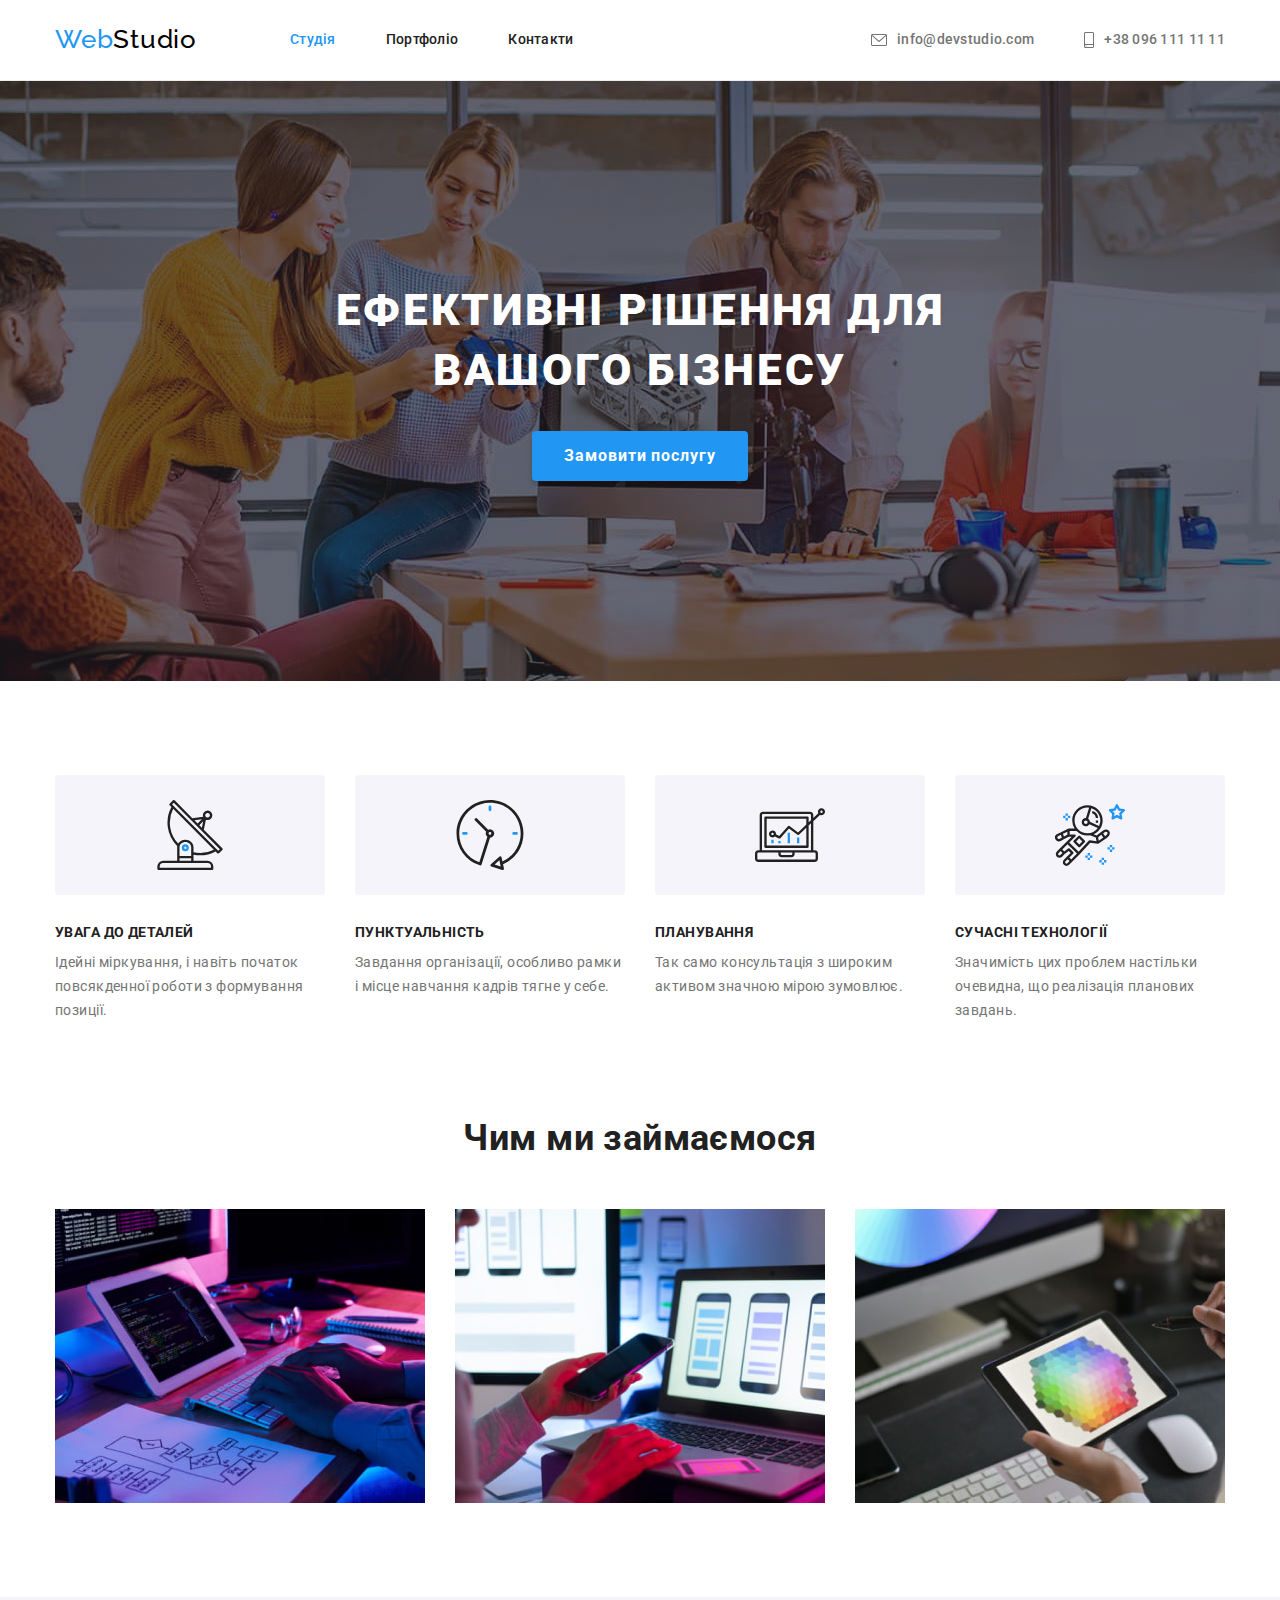
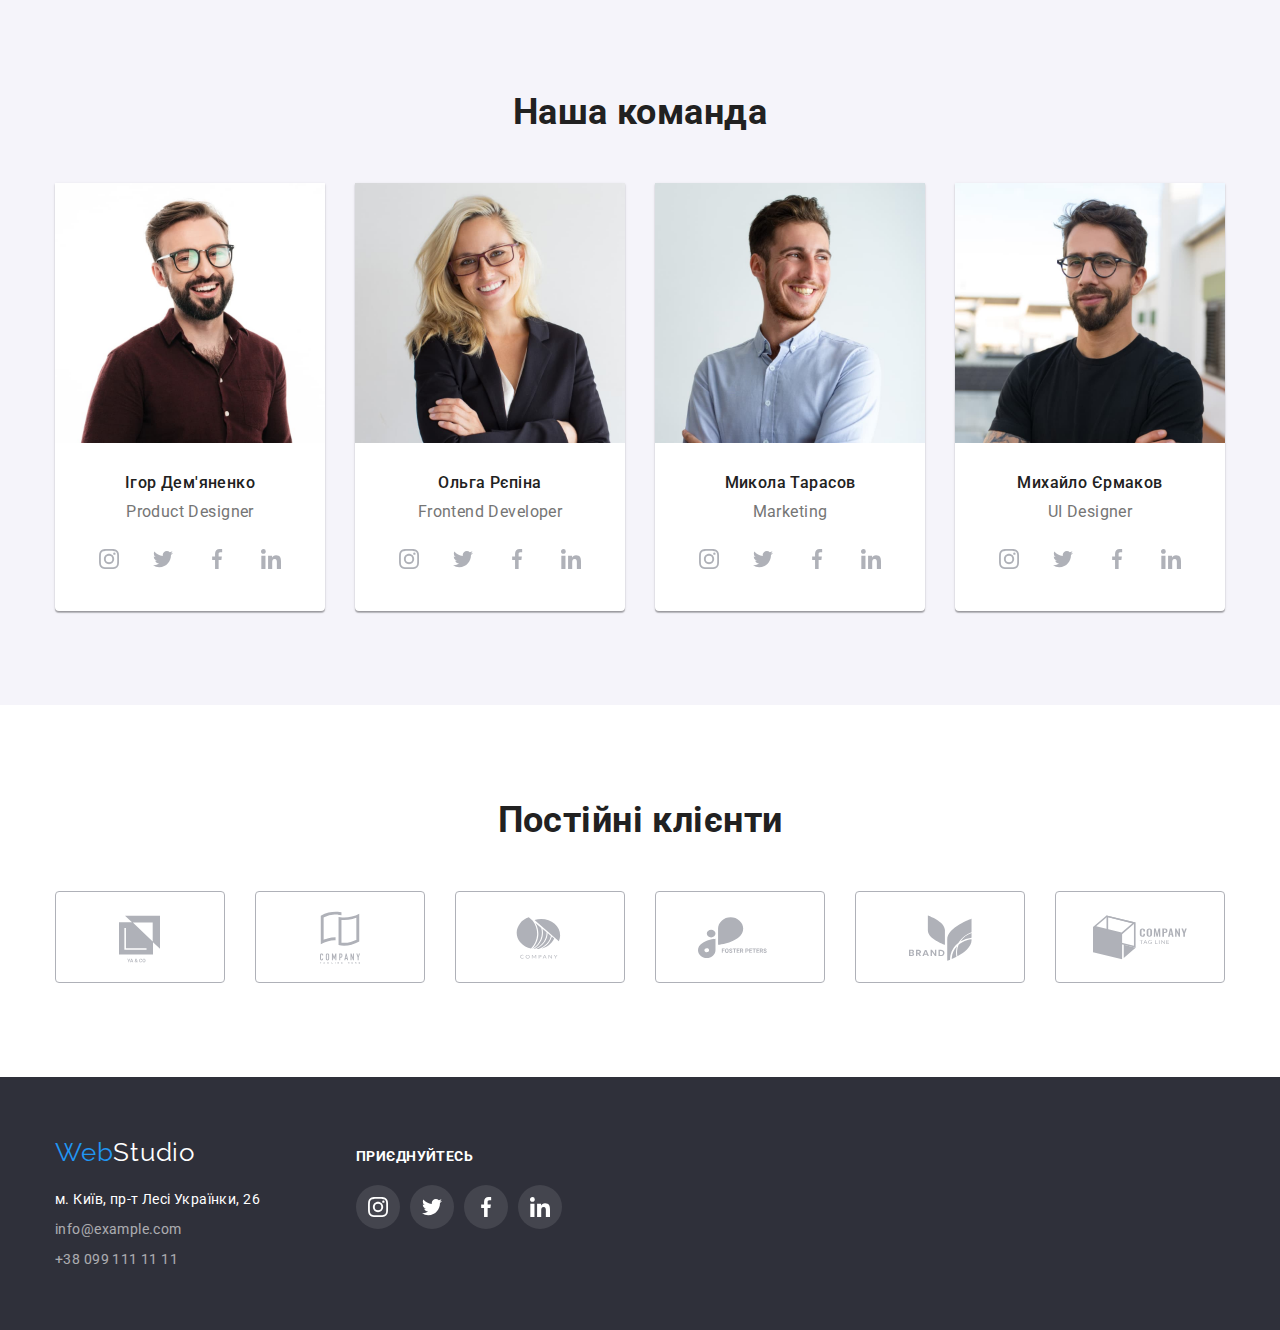
<file: index.html>
<!DOCTYPE html>
<html lang="uk">
  <head>
    <meta charset="UTF-8" />
    <meta http-equiv="X-UA-Compatible" content="IE=edge" />
    <meta name="viewport" content="width=device-width, initial-scale=1.0" />
    <title>WebStudio</title>
    <link rel="preconnect" href="https://fonts.googleapis.com" />
    <link rel="preconnect" href="https://fonts.gstatic.com" crossorigin />
    <link
      href="https://fonts.googleapis.com/css2?family=Raleway:wght@700&family=Roboto:wght@400;500;700;900&display=swap"
      rel="stylesheet"
    />
    <link
      rel="stylesheet"
      href="https://cdnjs.cloudflare.com/ajax/libs/modern-normalize/1.1.0/modern-normalize.min.css"
    />
    <link rel="stylesheet" href="./css/styles.css" />
  </head>

  <body>
    <header>
      <div class="container">
        <!-- Navigation -->
        <nav class="main-nav">
          <a href="./index.html" lang="en" class="logo"><span>Web</span>Studio</a>
          <ul class="list site-nav">
            <li><a href="./index.html" class="link current">Студія</a></li>
            <li><a href="./portfolio.html" class="link">Портфоліо</a></li>
            <li><a href="" class="link">Контакти</a></li>
          </ul>
        </nav>

        <!-- Contacts -->
        <ul class="list contact-list">
          <li>
            <a href="mailto:info@devstudio.com" lang="en" class="link contact">
              <svg width="16px" height="12px" class="contact-icon">
                <use href="./images/icons/icons.svg#icon-envelope"></use>
              </svg>
              info@devstudio.com
            </a>
          </li>
          <li>
            <a href="tel:+380961111111" class="link contact">
              <svg width="10px" height="16px" class="contact-icon">
                <use href="./images/icons/icons.svg#icon-smartphone"></use>
              </svg>
              +38 096 111 11 11
            </a>
          </li>
        </ul>
      </div>
    </header>

    <main>
      <!-- Order a service -->
      <section class="order section">
        <div class="container">
          <h1 class="order-title">Ефективні рішення для вашого бізнесу</h1>
          <button type="button" class="primary-button">Замовити послугу</button>
        </div>
      </section>

      <!-- Our adventages -->
      <section class="adventage section">
        <div class="container">
          <h2 class="visually-hidden">Наші переваги</h2>
          <ul class="list adventage-list">
            <li>
              <div class="adventage-icon">
                <svg width="70px" height="70px">
                  <use href="./images/icons/icons.svg#icon-antenna"></use>
                </svg>
              </div>
              <h3 class="adventage-title">УВАГА ДО ДЕТАЛЕЙ</h3>
              <p class="adventage-desc">
                Ідейні міркування, і навіть початок повсякденної роботи з формування позиції.
              </p>
            </li>
            <li>
              <div class="adventage-icon">
                <svg width="70px" height="70px">
                  <use href="./images/icons/icons.svg#icon-clock"></use>
                </svg>
              </div>
              <h3 class="adventage-title">ПУНКТУАЛЬНІСТЬ</h3>
              <p class="adventage-desc">
                Завдання організації, особливо рамки і місце навчання кадрів тягне у себе.
              </p>
            </li>
            <li>
              <div class="adventage-icon">
                <svg width="70px" height="70px">
                  <use href="./images/icons/icons.svg#icon-diagram"></use>
                </svg>
              </div>
              <h3 class="adventage-title">ПЛАНУВАННЯ</h3>
              <p class="adventage-desc">
                Так само консультація з широким активом значною мірою зумовлює.
              </p>
            </li>
            <li>
              <div class="adventage-icon">
                <svg width="70px" height="70px">
                  <use href="./images/icons/icons.svg#icon-astronaut"></use>
                </svg>
              </div>
              <h3 class="adventage-title">СУЧАСНІ ТЕХНОЛОГІЇ</h3>
              <p class="adventage-desc">
                Значимість цих проблем настільки очевидна, що реалізація планових завдань.
              </p>
            </li>
          </ul>
        </div>
      </section>

      <!-- What we are doing -->
      <section class="work section">
        <div class="container">
          <h2 class="section-title">Чим ми займаємося</h2>
          <ul class="list work-list">
            <li>
              <img src="./images/work/program-structure.jpg" alt="program-structure" width="370" />
            </li>
            <li>
              <img
                src="./images/work/flexibale-for-phone.jpg"
                alt="flexibale-for-phone"
                width="370"
              />
            </li>
            <li>
              <img src="./images/work/planshet-color.jpg" alt="planshet-color" width="370" />
            </li>
          </ul>
        </div>
      </section>

      <!-- Our team -->
      <section class="team section">
        <div class="container">
          <h2 class="section-title">Наша команда</h2>
          <ul class="list team-list">
            <li class="list-item">
              <img
                src="./images/team/igor-demyanenko.jpg"
                alt="igor-demyanenko"
                width="270"
                class="hero-img"
              />
              <div class="team-info">
                <h3 class="hero-title">Ігор Дем'яненко</h3>
                <p class="hero-desc" lang="en">Product Designer</p>
                <ul class="list social-list">
                  <li class="social-item">
                    <a
                      href=""
                      class="social-link"
                      aria-label="instagram"
                      target="_blank"
                      rel="noffollow noopener noreferrer"
                    >
                      <svg class="social-icon">
                        <use href="./images/icons/icons.svg#icon-instagram"></use>
                      </svg>
                    </a>
                  </li>
                  <li class="social-item">
                    <a
                      href=""
                      class="social-link"
                      aria-label="twitter"
                      target="_blank"
                      rel="noffollow noopener noreferrer"
                    >
                      <svg class="social-icon">
                        <use href="./images/icons/icons.svg#icon-twitter"></use>
                      </svg>
                    </a>
                  </li>
                  <li class="social-item">
                    <a
                      href=""
                      class="social-link"
                      aria-label="facebook"
                      target="_blank"
                      rel="noffollow noopener noreferrer"
                    >
                      <svg class="social-icon">
                        <use href="./images/icons/icons.svg#icon-facebook"></use>
                      </svg>
                    </a>
                  </li>
                  <li class="social-item">
                    <a
                      href=""
                      class="social-link"
                      aria-label="linkedin"
                      target="_blank"
                      rel="noffollow noopener noreferrer"
                    >
                      <svg class="social-icon">
                        <use href="./images/icons/icons.svg#icon-linkedin"></use>
                      </svg>
                    </a>
                  </li>
                </ul>
              </div>
            </li>
            <li class="list-item">
              <img
                src="./images/team/olga-repina.jpg"
                alt="olga-repina"
                width="270"
                class="hero-img"
              />
              <div class="team-info">
                <h3 class="hero-title">Ольга Рєпіна</h3>
                <p class="hero-desc" lang="en">Frontend Developer</p>
                <ul class="list social-list">
                  <li class="social-item">
                    <a
                      href=""
                      class="social-link"
                      aria-label="instagram"
                      target="_blank"
                      rel="noffollow noopener noreferrer"
                    >
                      <svg class="social-icon">
                        <use href="./images/icons/icons.svg#icon-instagram"></use>
                      </svg>
                    </a>
                  </li>
                  <li class="social-item">
                    <a
                      href=""
                      class="social-link"
                      aria-label="twitter"
                      target="_blank"
                      rel="noffollow noopener noreferrer"
                    >
                      <svg class="social-icon">
                        <use href="./images/icons/icons.svg#icon-twitter"></use>
                      </svg>
                    </a>
                  </li>
                  <li class="social-item">
                    <a
                      href=""
                      class="social-link"
                      aria-label="facebook"
                      target="_blank"
                      rel="noffollow noopener noreferrer"
                    >
                      <svg class="social-icon">
                        <use href="./images/icons/icons.svg#icon-facebook"></use>
                      </svg>
                    </a>
                  </li>
                  <li class="social-item">
                    <a
                      href=""
                      class="social-link"
                      aria-label="linkedin"
                      target="_blank"
                      rel="noffollow noopener noreferrer"
                    >
                      <svg class="social-icon">
                        <use href="./images/icons/icons.svg#icon-linkedin"></use>
                      </svg>
                    </a>
                  </li>
                </ul>
              </div>
            </li>
            <li class="list-item">
              <img
                src="./images/team/nikolai-tarasov.jpg"
                alt="nikolai-tarasov"
                width="270"
                class="hero-img"
              />
              <div class="team-info">
                <h3 class="hero-title">Микола Тарасов</h3>
                <p class="hero-desc" lang="en">Marketing</p>
                <ul class="list social-list">
                  <li class="social-item">
                    <a
                      href=""
                      class="social-link"
                      aria-label="instagram"
                      target="_blank"
                      rel="noffollow noopener noreferrer"
                    >
                      <svg class="social-icon">
                        <use href="./images/icons/icons.svg#icon-instagram"></use>
                      </svg>
                    </a>
                  </li>
                  <li class="social-item">
                    <a
                      href=""
                      class="social-link"
                      aria-label="twitter"
                      target="_blank"
                      rel="noffollow noopener noreferrer"
                    >
                      <svg class="social-icon">
                        <use href="./images/icons/icons.svg#icon-twitter"></use>
                      </svg>
                    </a>
                  </li>
                  <li class="social-item">
                    <a
                      href=""
                      class="social-link"
                      aria-label="facebook"
                      target="_blank"
                      rel="noffollow noopener noreferrer"
                    >
                      <svg class="social-icon">
                        <use href="./images/icons/icons.svg#icon-facebook"></use>
                      </svg>
                    </a>
                  </li>
                  <li class="social-item">
                    <a
                      href=""
                      class="social-link"
                      aria-label="linkedin"
                      target="_blank"
                      rel="noffollow noopener noreferrer"
                    >
                      <svg class="social-icon">
                        <use href="./images/icons/icons.svg#icon-linkedin"></use>
                      </svg>
                    </a>
                  </li>
                </ul>
              </div>
            </li>
            <li class="list-item">
              <img
                src="./images/team/misha-ermakov.jpg"
                alt="misha-ermakov"
                width="270"
                class="hero-img"
              />
              <div class="team-info">
                <h3 class="hero-title">Михайло Єрмаков</h3>
                <p class="hero-desc" lang="en">UI Designer</p>
                <ul class="list social-list">
                  <li class="social-item">
                    <a
                      href=""
                      class="social-link"
                      aria-label="instagram"
                      target="_blank"
                      rel="noffollow noopener noreferrer"
                    >
                      <svg class="social-icon">
                        <use href="./images/icons/icons.svg#icon-instagram"></use>
                      </svg>
                    </a>
                  </li>
                  <li class="social-item">
                    <a
                      href=""
                      class="social-link"
                      aria-label="twitter"
                      target="_blank"
                      rel="noffollow noopener noreferrer"
                    >
                      <svg class="social-icon">
                        <use href="./images/icons/icons.svg#icon-twitter"></use>
                      </svg>
                    </a>
                  </li>
                  <li class="social-item">
                    <a
                      href=""
                      class="social-link"
                      aria-label="facebook"
                      target="_blank"
                      rel="noffollow noopener noreferrer"
                    >
                      <svg class="social-icon">
                        <use href="./images/icons/icons.svg#icon-facebook"></use>
                      </svg>
                    </a>
                  </li>
                  <li class="social-item">
                    <a
                      href=""
                      class="social-link"
                      aria-label="linkedin"
                      target="_blank"
                      rel="noffollow noopener noreferrer"
                    >
                      <svg class="social-icon">
                        <use href="./images/icons/icons.svg#icon-linkedin"></use>
                      </svg>
                    </a>
                  </li>
                </ul>
              </div>
            </li>
          </ul>
        </div>
      </section>

      <!-- Our clients -->
      <section class="section">
        <div class="container">
          <h2 class="section-title">Постійні клієнти</h2>
          <ul class="list client-list">
            <li class="client-item">
              <a
                href=""
                class="link client-link"
                target="_blank"
                rel="noffollow noopener noreferrer"
              >
                <svg class="client-icon">
                  <use href="./images/icons/icons.svg#icon-ya-co"></use>
                </svg>
              </a>
            </li>
            <li class="client-item">
              <a
                href=""
                class="link client-link"
                target="_blank"
                rel="noffollow noopener noreferrer"
              >
                <svg class="client-icon">
                  <use href="./images/icons/icons.svg#icon-tagline-here"></use>
                </svg>
              </a>
            </li>
            <li class="client-item">
              <a
                href=""
                class="link client-link"
                target="_blank"
                rel="noffollow noopener noreferrer"
              >
                <svg class="client-icon">
                  <use href="./images/icons/icons.svg#icon-company"></use>
                </svg>
              </a>
            </li>
            <li class="client-item">
              <a
                href=""
                class="link client-link"
                target="_blank"
                rel="noffollow noopener noreferrer"
              >
                <svg class="client-icon">
                  <use href="./images/icons/icons.svg#icon-foster-peters"></use>
                </svg>
              </a>
            </li>
            <li class="client-item">
              <a
                href=""
                class="link client-link"
                target="_blank"
                rel="noffollow noopener noreferrer"
              >
                <svg class="client-icon">
                  <use href="./images/icons/icons.svg#icon-brand"></use>
                </svg>
              </a>
            </li>
            <li class="client-item">
              <a
                href=""
                class="link client-link"
                target="_blank"
                rel="noffollow noopener noreferrer"
              >
                <svg class="client-icon">
                  <use href="./images/icons/icons.svg#icon-tag-line"></use>
                </svg>
              </a>
            </li>
          </ul>
        </div>
      </section>
    </main>

    <footer class="footer">
      <div class="container">
        <!-- Logo and address -->
        <div class="address-section">
          <!-- Address -->
          <a href="./index.html" lang="en" class="link logo"><span>Web</span>Studio</a>

          <address>
            <ul class="list">
              <li class="address-item">
                <a href="" class="link" target="_blank" rel="noffollow noopener noreferrer"
                  >м. Київ, пр-т Лесі Українки, 26</a
                >
              </li>
              <li class="address-item">
                <a href="mailto:info@example.com" class="link contact">info@example.com</a>
              </li>
              <li class="address-item">
                <a href="tel:+380991111111" class="link contact">+38 099 111 11 11</a>
              </li>
            </ul>
          </address>
        </div>

        <!-- Social links -->
        <div class="social-section">
          <h3 class="social-title">Приєднуйтесь</h3>
          <ul class="list social-list">
            <li class="list-item social-item">
              <a
                href=""
                class="link social-link"
                aria-label="instagram"
                target="_blank"
                rel="noffollow noopener noreferrer"
              >
                <svg class="social-icon">
                  <use href="./images/icons/icons.svg#icon-instagram"></use>
                </svg>
              </a>
            </li>
            <li class="list-item social-item">
              <a
                href=""
                class="link social-link"
                aria-label="twitter"
                target="_blank"
                rel="noffollow noopener noreferrer"
              >
                <svg class="social-icon">
                  <use href="./images/icons/icons.svg#icon-twitter"></use>
                </svg>
              </a>
            </li>
            <li class="list-item social-item">
              <a
                href=""
                class="link social-link"
                aria-label="facebook"
                target="_blank"
                rel="noffollow noopener noreferrer"
              >
                <svg class="social-icon">
                  <use href="./images/icons/icons.svg#icon-facebook"></use>
                </svg>
              </a>
            </li>
            <li class="list-item social-item">
              <a
                href=""
                class="link social-link"
                aria-label="linkedin"
                target="_blank"
                rel="noffollow noopener noreferrer"
              >
                <svg class="social-icon">
                  <use href="./images/icons/icons.svg#icon-linkedin"></use>
                </svg>
              </a>
            </li>
          </ul>
        </div>
      </div>
    </footer>
  </body>
</html>
</file>
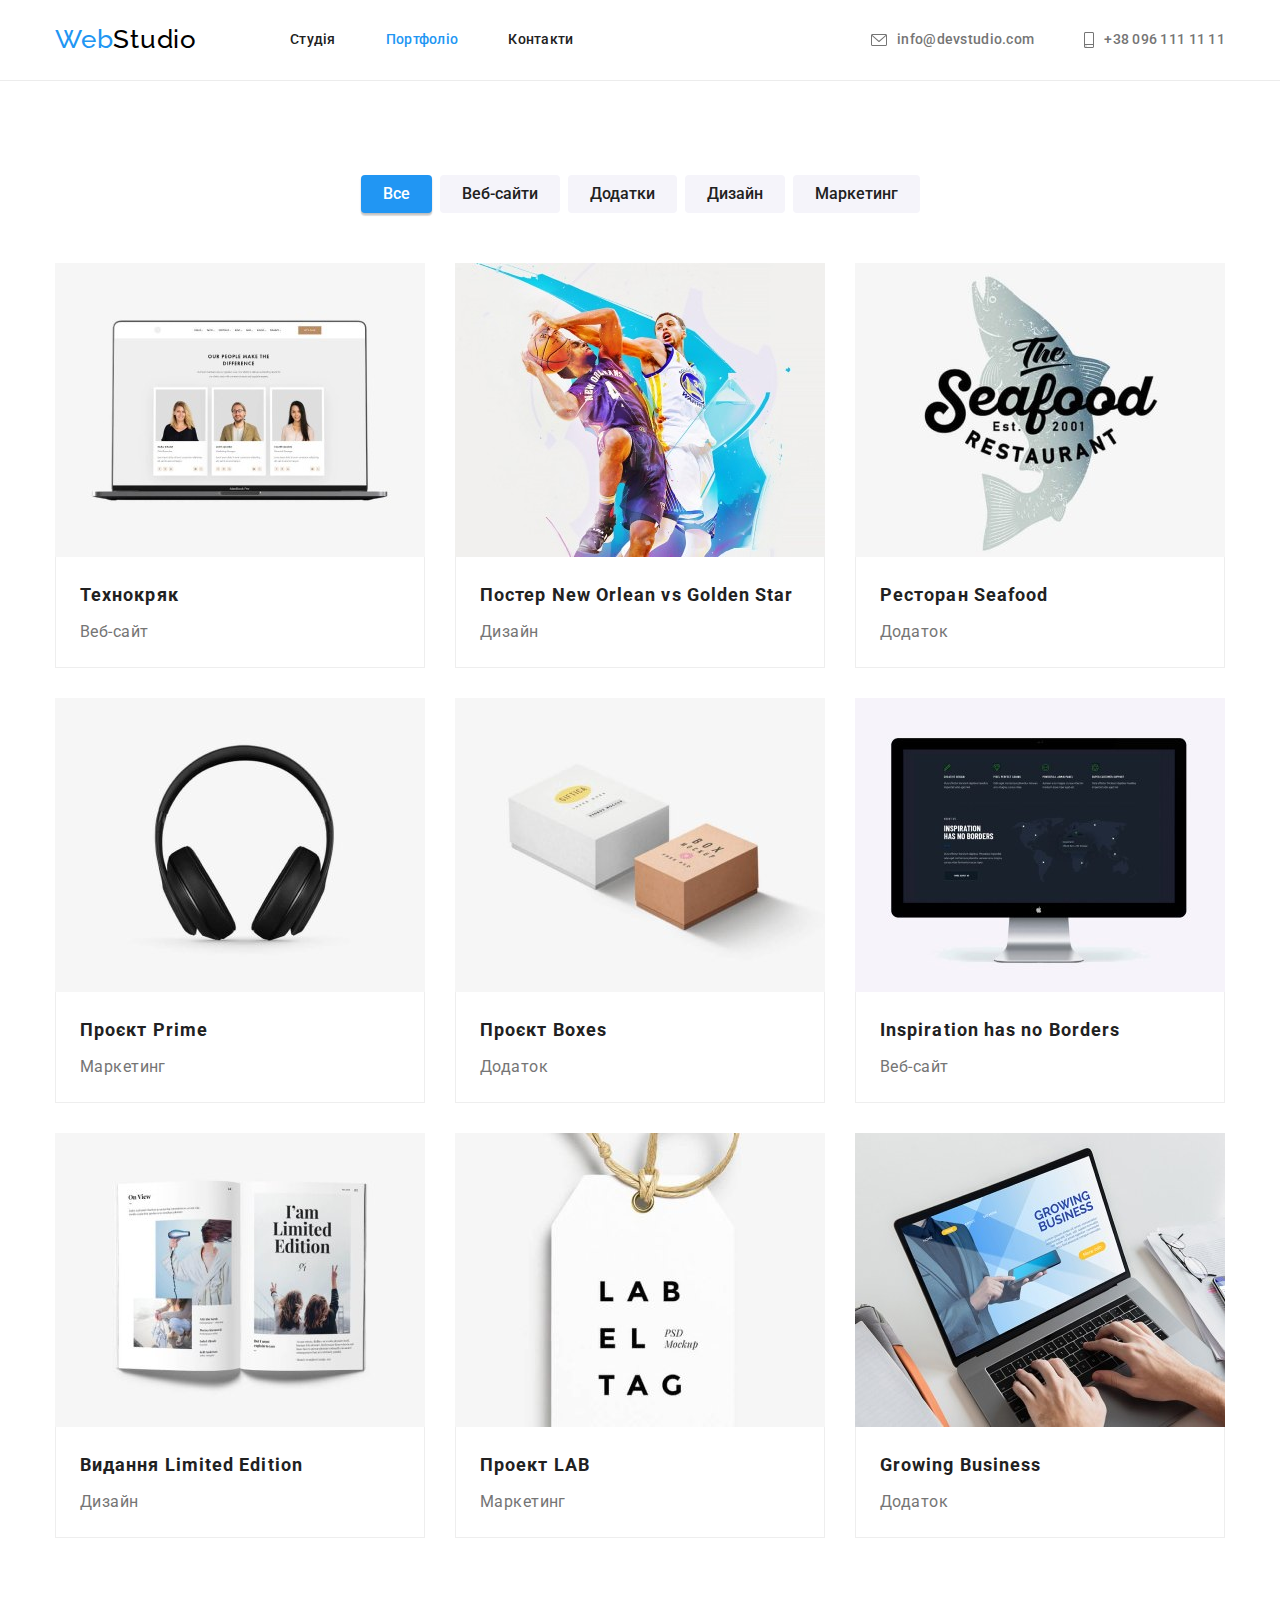
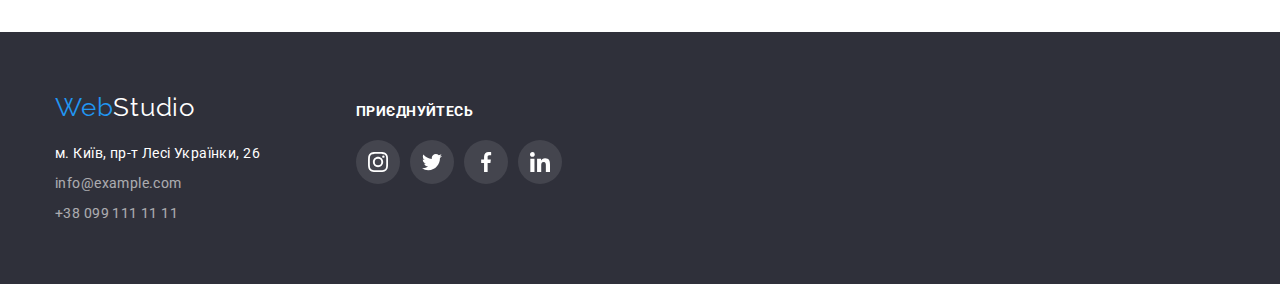
<file: portfolio.html>
<!DOCTYPE html>
<html lang="uk">
  <head>
    <meta charset="UTF-8" />
    <meta http-equiv="X-UA-Compatible" content="IE=edge" />
    <meta name="viewport" content="width=device-width, initial-scale=1.0" />
    <title>Portfolio</title>
    <link rel="preconnect" href="https://fonts.googleapis.com" />
    <link rel="preconnect" href="https://fonts.gstatic.com" crossorigin />
    <link
      href="https://fonts.googleapis.com/css2?family=Raleway:wght@700&family=Roboto:wght@400;500;700;900&display=swap"
      rel="stylesheet"
    />
    <link
      rel="stylesheet"
      href="https://cdnjs.cloudflare.com/ajax/libs/modern-normalize/1.1.0/modern-normalize.min.css"
    />
    <link rel="stylesheet" href="./css/styles.css" />
  </head>

  <body>
    <header>
      <div class="container">
        <!-- Navigation -->
        <nav class="main-nav">
          <a href="./index.html" lang="en" class="logo"><span>Web</span>Studio</a>
          <ul class="list site-nav">
            <li><a href="./index.html" class="link">Студія</a></li>
            <li><a href="./portfolio.html" class="link current">Портфоліо</a></li>
            <li><a href="" class="link">Контакти</a></li>
          </ul>
        </nav>

        <!-- Contacts -->
        <ul class="list contact-list">
          <li>
            <a href="mailto:info@devstudio.com" lang="en" class="link contact">
              <svg width="16px" height="12px" class="contact-icon">
                <use href="./images/icons/icons.svg#icon-envelope"></use>
              </svg>
              info@devstudio.com
            </a>
          </li>
          <li>
            <a href="tel:+380961111111" class="link contact">
              <svg width="10px" height="16px" class="contact-icon">
                <use href="./images/icons/icons.svg#icon-smartphone"></use>
              </svg>
              +38 096 111 11 11
            </a>
          </li>
        </ul>
      </div>
    </header>

    <main>
      <!-- Portfolio -->
      <section class="portfolio section">
        <div class="container">
          <h1 class="visually-hidden">Наші роботи</h1>
          <ul class="list button">
            <li>
              <button type="button" class="secondary-button current">Все</button>
            </li>
            <li>
              <button type="button" class="secondary-button">Веб-сайти</button>
            </li>
            <li>
              <button type="button" class="secondary-button">Додатки</button>
            </li>
            <li>
              <button type="button" class="secondary-button">Дизайн</button>
            </li>
            <li>
              <button type="button" class="secondary-button">Маркетинг</button>
            </li>
          </ul>

          <ul class="list card-list">
            <li class="card-item">
              <a href="" class="link card-link">
                <img
                  src="./images/portfolio/techno-kryak.jpg"
                  alt="techno-kryak"
                  width="370"
                  height="294"
                  class="card-img"
                />
                <div class="card-info">
                  <h2 class="card-title">Технокряк</h2>
                  <p class="card-desc">Веб-сайт</p>
                </div>
              </a>
            </li>
            <li class="card-item">
              <a href="" class="link card-link">
                <img
                  src="./images/portfolio/poster-no-vs-gs.jpg"
                  alt="poster-no-vs-gs"
                  width="370"
                  height="294"
                  class="card-img"
                />
                <div class="card-info">
                  <h2 class="card-title">Постер New Orlean vs Golden Star</h2>
                  <p class="card-desc">Дизайн</p>
                </div>
              </a>
            </li>
            <li class="card-item">
              <a href="" class="link card-link">
                <img
                  src="./images/portfolio/restaurant-seafood.jpg"
                  alt="restaurant-seafood"
                  width="370"
                  height="294"
                  class="card-img"
                />
                <div class="card-info">
                  <h2 class="card-title">Ресторан Seafood</h2>
                  <p class="card-desc">Додаток</p>
                </div>
              </a>
            </li>
            <li class="card-item">
              <a href="" class="link card-link">
                <img
                  src="./images/portfolio/project-prime.jpg"
                  alt="project-prime"
                  width="370"
                  height="294"
                  class="card-img"
                />
                <div class="card-info">
                  <h2 class="card-title">Проєкт Prime</h2>
                  <p class="card-desc">Маркетинг</p>
                </div>
              </a>
            </li>
            <li class="card-item">
              <a href="" class="link card-link">
                <img
                  src="./images/portfolio/project-boxes.jpg"
                  alt="project-boxes"
                  width="370"
                  height="294"
                  class="card-img"
                />
                <div class="card-info">
                  <h2 class="card-title">Проєкт Boxes</h2>
                  <p class="card-desc">Додаток</p>
                </div>
              </a>
            </li>
            <li class="card-item">
              <a href="" class="link card-link">
                <img
                  src="./images/portfolio/inspirarion-no-borders.jpg"
                  alt="inspirarion-has-no-borders"
                  width="370"
                  height="294"
                  class="card-img"
                />
                <div class="card-info">
                  <h2 class="card-title">Inspiration has no Borders</h2>
                  <p class="card-desc">Веб-сайт</p>
                </div>
              </a>
            </li>
            <li class="card-item">
              <a href="" class="link card-link">
                <img
                  src="./images/portfolio/limited-edition.jpg"
                  alt="limited-edition"
                  width="370"
                  height="294"
                  class="card-img"
                />
                <div class="card-info">
                  <h2 class="card-title">Видання Limited Edition</h2>
                  <p class="card-desc">Дизайн</p>
                </div>
              </a>
            </li>
            <li class="card-item">
              <a href="" class="link card-link">
                <img
                  src="./images/portfolio/project-lab.jpg"
                  alt="project-lab"
                  width="370"
                  height="294"
                  class="card-img"
                />
                <div class="card-info">
                  <h2 class="card-title">Проект LAB</h2>
                  <p class="card-desc">Маркетинг</p>
                </div>
              </a>
            </li>
            <li class="card-item">
              <a href="" class="link card-link">
                <img
                  src="./images/portfolio/growing-business.jpg"
                  alt="growing-business"
                  width="370"
                  height="294"
                  class="card-img"
                />
                <div class="card-info">
                  <h2 class="card-title">Growing Business</h2>
                  <p class="card-desc">Додаток</p>
                </div>
              </a>
            </li>
          </ul>
        </div>
      </section>
    </main>

    <footer class="footer">
      <div class="container">
        <!-- Logo and address -->
        <div class="address-section">
          <!-- Address -->
          <a href="./index.html" lang="en" class="link logo"><span>Web</span>Studio</a>

          <address>
            <ul class="list">
              <li class="address-item"
                ><a href="" class="link">м. Київ, пр-т Лесі Українки, 26</a></li
              >
              <li class="address-item"
                ><a href="mailto:info@example.com" class="link contact">info@example.com</a>
              </li>
              <li class="address-item"
                ><a href="tel:+380991111111" class="link contact">+38 099 111 11 11</a></li
              >
            </ul>
          </address>
        </div>

        <!-- Social links -->
        <div class="social-section">
          <h3 class="social-title">Приєднуйтесь</h3>
          <ul class="list social-list">
            <li class="list-item social-item">
              <a href="" class="link social-link">
                <svg class="social-icon">
                  <use href="./images/icons/icons.svg#icon-instagram"></use>
                </svg>
              </a>
            </li>
            <li class="list-item social-item">
              <a href="" class="link social-link">
                <svg class="social-icon">
                  <use href="./images/icons/icons.svg#icon-twitter"></use>
                </svg>
              </a>
            </li>
            <li class="list-item social-item">
              <a href="" class="link social-link">
                <svg class="social-icon">
                  <use href="./images/icons/icons.svg#icon-facebook"></use>
                </svg>
              </a>
            </li>
            <li class="list-item social-item">
              <a href="" class="link social-link">
                <svg class="social-icon">
                  <use href="./images/icons/icons.svg#icon-linkedin"></use>
                </svg>
              </a>
            </li>
          </ul>
        </div>
      </div>
    </footer>
  </body>
</html>
</file>
<file: css/styles.css>
/* main color for text: #757575; */
/* main color for text in header: #212121; */
/* secondary color for text: #FFFFFF; */
/* color accent: #2196F3 */

/* main background color: #FFFFFF; */
/* secondary background color: #2F303A */
/* another background color: #F5F4FA */

/* common selectors */
:root {
  --primary-text-color: #757575;
  --title-text-color: #212121;
  --accent-color: #2196f3;
  --primary-white-color: #ffffff;
  --secondary-white-color: #f5f4fa;
  --secondary-background-color: #2f303a;
}

body {
  background-color: var(--primary-white-color);
  color: var(--primary-text-color);
  font-family: 'Roboto', sans-serif;
  letter-spacing: 0.03em;
  font-size: 14px;
}

html {
  box-sizing: border-box;
}

*,
*::after,
*::before {
  box-sizing: inherit;
}

.list {
  list-style: none;
  margin: 0;
  padding: 0;
}

.link {
  text-decoration: none;
}

.link.current {
  color: var(--accent-color);
}

.visually-hidden {
  position: absolute;
  width: 1px;
  height: 1px;
  margin: -1px;
  border: 0;
  padding: 0;
  white-space: nowrap;
  clip-path: inset(100%);
  clip: rect(0 0 0 0);
  overflow: hidden;
}

button {
  cursor: pointer;
}

.container {
  margin: 0 auto;
  width: 1200px;
  padding: 0 15px;
}

h1,
h2,
h3,
h4,
h5,
h6 {
  margin: 0px;
}

p {
  margin: 0px;
}

.section {
  padding-top: 94px;
  padding-bottom: 94px;
}

/* HEADER */
header {
  font-weight: 500;
  line-height: 1.14;
  letter-spacing: 0.02em;
  border-bottom: 1px solid #ececec;
}

header .container {
  display: flex;
  align-items: center;
}

.main-nav {
  display: flex;
  align-items: center;
}

/* logo */
nav .logo {
  margin-right: 93px;

  text-decoration: none;
  color: #000000;
}

.logo span {
  color: var(--accent-color);
}

.logo {
  font-family: 'Raleway', sans-serif;
  font-size: 26px;
  line-height: 1.2;
  letter-spacing: 0.03em;
}

.site-nav {
  display: flex;
}

.site-nav li:not(:last-child) {
  margin-right: 50px;
}

/* links for pages */
nav .link {
  display: block;
  padding-top: 32px;
  padding-bottom: 32px;

  color: var(--title-text-color);
}

nav .link:hover,
nav .link:focus {
  color: var(--accent-color);
}

/* Contacts */
.contact-list {
  display: flex;
  margin-left: auto;
}

.contact-list .link {
  padding-top: 32px;
  padding-bottom: 32px;
}

.contact-list li:not(:last-child) {
  margin-right: 50px;
}

.contact {
  display: flex;
  align-items: center;
  color: var(--primary-text-color);
}

.contact-icon {
  margin-right: 10px;
  fill: currentColor;
}

.contact:hover,
.contact:focus {
  color: var(--accent-color);
}

/* MAIN */
/* Order a service */
.order {
  background-image: linear-gradient(to right, rgba(47, 48, 58, 0.4), rgba(47, 48, 58, 0.4)),
    url(../images/background/group-people.jpg);
  background-repeat: no-repeat;
  max-width: 1600px;
  height: 600px;
  background-position: center;
  margin-right: auto;
  margin-left: auto;

  background-color: var(--secondary-background-color);
  padding-top: 200px;
  padding-bottom: 200px;
  text-align: center;
}

.order-title {
  margin-right: auto;
  margin-left: auto;
  margin-bottom: 30px;
  width: 696px;

  color: var(--primary-white-color);
  font-weight: 900;
  font-size: 44px;
  line-height: 1.36;
  text-align: center;
  letter-spacing: 0.06em;
  text-transform: uppercase;
}

.primary-button {
  padding: 10px 32px;
  box-shadow: 0px 4px 4px rgba(0, 0, 0, 0.15);
  border-radius: 4px;
  min-width: 216px;
  min-height: 50px;

  color: var(--primary-white-color);
  background-color: var(--accent-color);
  border: 0px;
  font-family: inherit;
  font-weight: 700;
  font-size: 16px;
  line-height: 1.88;
  text-align: center;
  letter-spacing: 0.06em;
}

/* Our adventages */
.adventage {
  padding-top: 94px;
  padding-bottom: 0px;
}

.adventage-list {
  display: flex;
}

.adventage-list li:not(:last-child) {
  margin-right: 30px;
}

.adventage-title {
  margin-bottom: 10px;

  color: var(--title-text-color);
  font-size: 14px;
  line-height: 1.14;
  text-transform: uppercase;
}

.adventage-desc {
  width: 270px;
  line-height: 1.71;
}

.adventage-icon {
  display: flex;
  justify-content: center;
  align-items: center;
  height: 120px;
  background-color: var(--secondary-white-color);
  border-radius: 4px;
  margin-bottom: 30px;
}

/* What we are doing */
.work img {
  display: block;
}

.work-list {
  display: flex;
}

.work-list li:not(:last-child) {
  margin-right: 30px;
}

.section-title {
  margin-bottom: 50px;

  color: var(--title-text-color);
  font-size: 36px;
  line-height: 1.17;
  text-align: center;
}

/* Our team */
.team {
  background-color: var(--secondary-white-color);
}

.team-list {
  display: flex;
}

.team-list .list-item:not(:last-child) {
  margin-right: 30px;
}

.team .list-item {
  width: 270px;
  text-align: center;

  background: #ffffff;
  box-shadow: 0px 1px 3px rgba(0, 0, 0, 0.12), 0px 1px 1px rgba(0, 0, 0, 0.14),
    0px 2px 1px rgba(0, 0, 0, 0.2);
  border-radius: 0px 0px 4px 4px;
}

.hero-img {
  display: block;
}

.team-info {
  padding-top: 30px;
  padding-bottom: 30px;
}

.hero-title {
  margin-bottom: 10px;

  color: var(--title-text-color);
  font-weight: 500;
  font-size: 16px;
  line-height: 1.2;
}

.hero-desc {
  margin-bottom: 16px;
  font-size: 16px;
  line-height: 1.2;
}

.social-list {
  display: flex;
  justify-content: center;
}

.social-item:not(:last-child) {
  margin-right: 10px;
}

.social-link {
  display: flex;
  justify-content: center;
  align-items: center;
  width: 44px;
  height: 44px;
  border-radius: 50%;
  color: #afb1b8;
}

.social-link:hover,
.social-link:focus {
  background-color: var(--accent-color);
  color: var(--primary-white-color);
}

.social-icon {
  width: 20px;
  height: 20px;
  fill: currentColor;
}

/* Our clients */
.client-list {
  display: flex;
  justify-content: center;
}

.client-item:not(:last-child) {
  margin-right: 30px;
}

.client-link {
  display: flex;
  justify-content: center;
  align-items: center;
  width: 170px;
  height: 92px;
  color: #afb1b8;
  border: 1px solid #afb1b8;
  border-radius: 4px;
}

.client-link:hover,
.client-link:focus {
  color: var(--accent-color);
  border: 1px solid var(--accent-color);
}

.client-icon {
  width: 106px;
  height: 60px;
  fill: currentColor;
}

/* FOOTER */
/* address */
.footer {
  padding-top: 60px;
  padding-bottom: 60px;
  background-color: var(--secondary-background-color);
}
.link.logo {
  display: inline-block;
  margin-bottom: 20px;
}

footer .link {
  color: var(--primary-white-color);
}

address .link {
  font-style: normal;
  line-height: 1.5;
}

address .contact {
  opacity: 0.6;
}

.address-item:not(:last-child) {
  margin-bottom: 9px;
}

.footer .container {
  display: flex;
  align-items: baseline;
}

.address-section {
  width: 231px;
  margin-right: 70px;
}

.social-title {
  margin-bottom: 20px;

  font-size: 14px;
  line-height: 1.14;
  text-transform: uppercase;
  color: var(--primary-white-color);
}

.social-section .social-link {
  background: rgba(255, 255, 255, 0.1);
}

.social-section .social-link:hover,
.social-section .social-link:focus {
  background-color: var(--accent-color);
}

/* PORTFOLIO PAGE */

/* buttons */
.list.button {
  display: flex;
  justify-content: center;
  margin-bottom: 50px;
}

.list.button li:not(:last-child) {
  margin-right: 8px;
}

.secondary-button {
  padding: 6px 22px;
  border-radius: 4px;

  color: var(--title-text-color);
  background-color: var(--secondary-white-color);
  border: 0px;

  font-family: inherit;
  font-weight: 500;
  font-size: 16px;
  line-height: 1.62;
  text-align: center;
}

.secondary-button:hover,
.secondary-button:focus {
  color: var(--primary-white-color);
  background-color: var(--accent-color);
  box-shadow: 0px 3px 1px rgba(0, 0, 0, 0.1), 0px 1px 2px rgba(0, 0, 0, 0.08),
    0px 2px 2px rgba(0, 0, 0, 0.12);
}

.secondary-button.current {
  color: var(--primary-white-color);
  background-color: var(--accent-color);
  box-shadow: 0px 3px 1px rgba(0, 0, 0, 0.1), 0px 1px 2px rgba(0, 0, 0, 0.08),
    0px 2px 2px rgba(0, 0, 0, 0.12);
}

/* Cards */
.card-list {
  display: flex;
  flex-wrap: wrap;
  margin: -15px;
}
.card-item {
  width: 370px;
  margin: 15px;

  background: var(--primary-white-color);
}

.card-link {
  display: block;
}

.card-link:hover,
.card-link:focus {
  box-shadow: 0px 1px 1px rgba(0, 0, 0, 0.12), 0px 4px 4px rgba(0, 0, 0, 0.06),
    1px 4px 6px rgba(0, 0, 0, 0.16);
}

.card-img {
  display: block;
}

.card-info {
  padding: 20px 24px;
  border-left: 1px solid #eeeeee;
  border-right: 1px solid #eeeeee;
  border-bottom: 1px solid #eeeeee;
}

.card-title {
  margin-bottom: 4px;
  color: var(--title-text-color);
  font-size: 18px;
  line-height: 2;
  letter-spacing: 0.06em;
}

.card-desc {
  max-width: 322px;

  color: var(--primary-text-color);
  font-size: 16px;
  line-height: 1.88;
}
</file>
